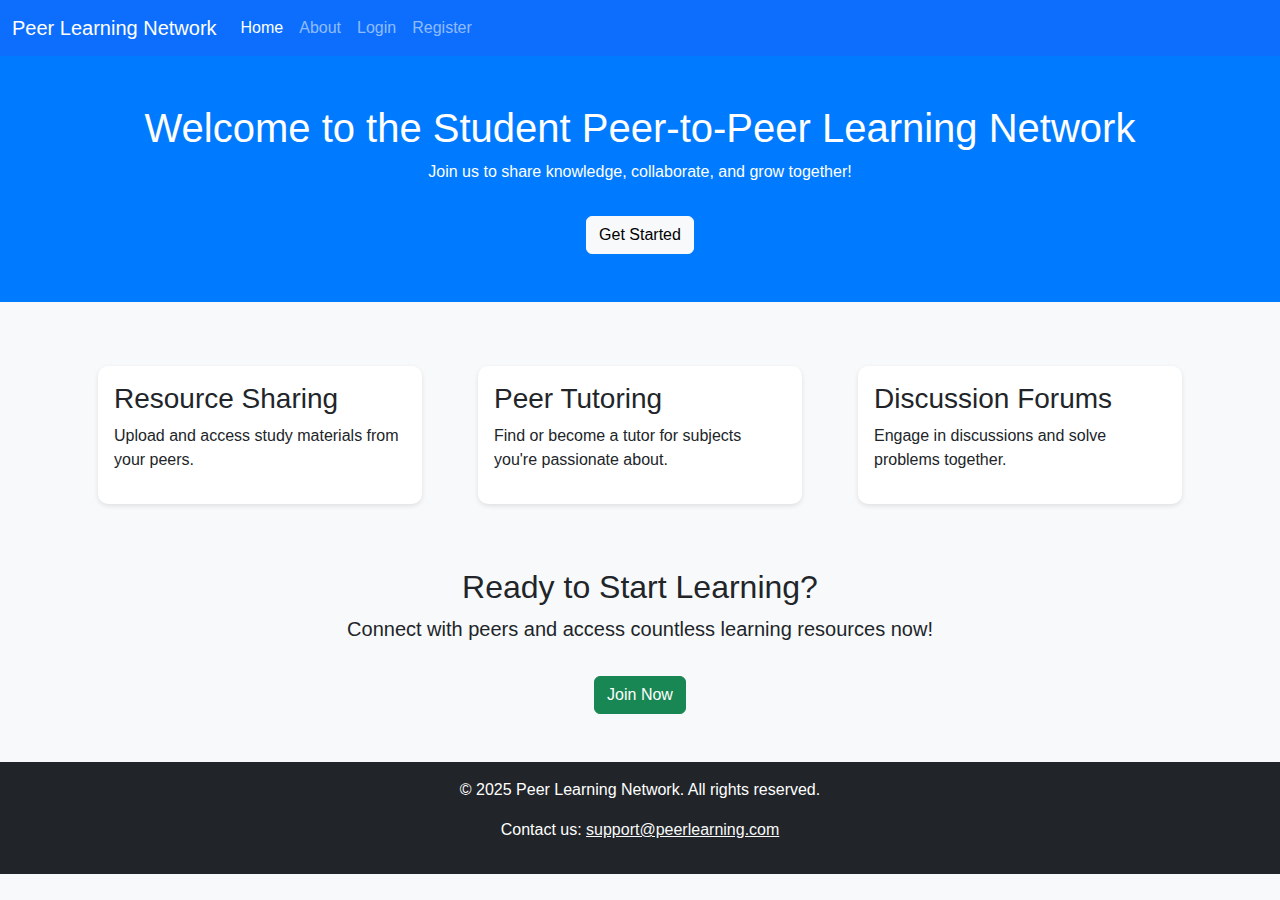
<file: index.html>
<!DOCTYPE html>
<html lang="en">
<head>
  <meta charset="UTF-8">
  <meta name="viewport" content="width=device-width, initial-scale=1.0">
  <title>Student Peer-to-Peer Learning Network</title>
  <link href="https://cdn.jsdelivr.net/npm/bootstrap@5.3.0/dist/css/bootstrap.min.css" rel="stylesheet">
  <style>
    body {
      background-color: #f8f9fa;
      font-family: 'Arial', sans-serif;
    }
    .hero-section {
      background: #007bff;
      color: white;
      padding: 3rem 1rem;
      text-align: center;
    }
    .feature-card {
      margin: 1rem;
      padding: 1rem;
      border-radius: 10px;
      background: white;
      box-shadow: 0 2px 5px rgba(0, 0, 0, 0.1);
    }
  </style>
</head>
<body>
  <!-- Navigation Bar -->
  <nav class="navbar navbar-expand-lg navbar-dark bg-primary">
    <div class="container-fluid">
      <a class="navbar-brand" href="#">Peer Learning Network</a>
      <button class="navbar-toggler" type="button" data-bs-toggle="collapse" data-bs-target="#navbarNav">
        <span class="navbar-toggler-icon"></span>
      </button>
      <div class="collapse navbar-collapse" id="navbarNav">
        <ul class="navbar-nav">
          <li class="nav-item"><a class="nav-link active" href="#">Home</a></li>
          <li class="nav-item"><a class="nav-link" href="#about">About</a></li>
          <li class="nav-item"><a class="nav-link" href="login.html">Login</a></li>
          <li class="nav-item"><a class="nav-link" href="register.html">Register</a></li>
        </ul>
      </div>
    </div>
  </nav>

  <!-- Hero Section -->
  <section class="hero-section">
    <h1>Welcome to the Student Peer-to-Peer Learning Network</h1>
    <p>Join us to share knowledge, collaborate, and grow together!</p>
    <a href="register.html" class="btn btn-light mt-3">Get Started</a>
  </section>

  <!-- Features Section -->
  <div class="container mt-5">
    <div class="row">
      <div class="col-md-4">
        <div class="feature-card">
          <h3>Resource Sharing</h3>
          <p>Upload and access study materials from your peers.</p>
        </div>
      </div>
      <div class="col-md-4">
        <div class="feature-card">
          <h3>Peer Tutoring</h3>
          <p>Find or become a tutor for subjects you're passionate about.</p>
        </div>
      </div>
      <div class="col-md-4">
        <div class="feature-card">
          <h3>Discussion Forums</h3>
          <p>Engage in discussions and solve problems together.</p>
        </div>
      </div>
    </div>
  </div>

  <!-- Call to Action Section -->
  <div class="container text-center mt-5">
    <h2>Ready to Start Learning?</h2>
    <p class="lead">Connect with peers and access countless learning resources now!</p>
    <a href="register.html" class="btn btn-success mt-3">Join Now</a>
  </div>

  <!-- Footer -->
  <footer class="bg-dark text-white text-center py-3 mt-5">
    <p>&copy; 2025 Peer Learning Network. All rights reserved.</p>
    <p>Contact us: <a href="mailto:support@peerlearning.com" class="text-light">support@peerlearning.com</a></p>
  </footer>

  <script src="https://cdn.jsdelivr.net/npm/bootstrap@5.3.0/dist/js/bootstrap.bundle.min.js"></script>
</body>
</html>
</file>
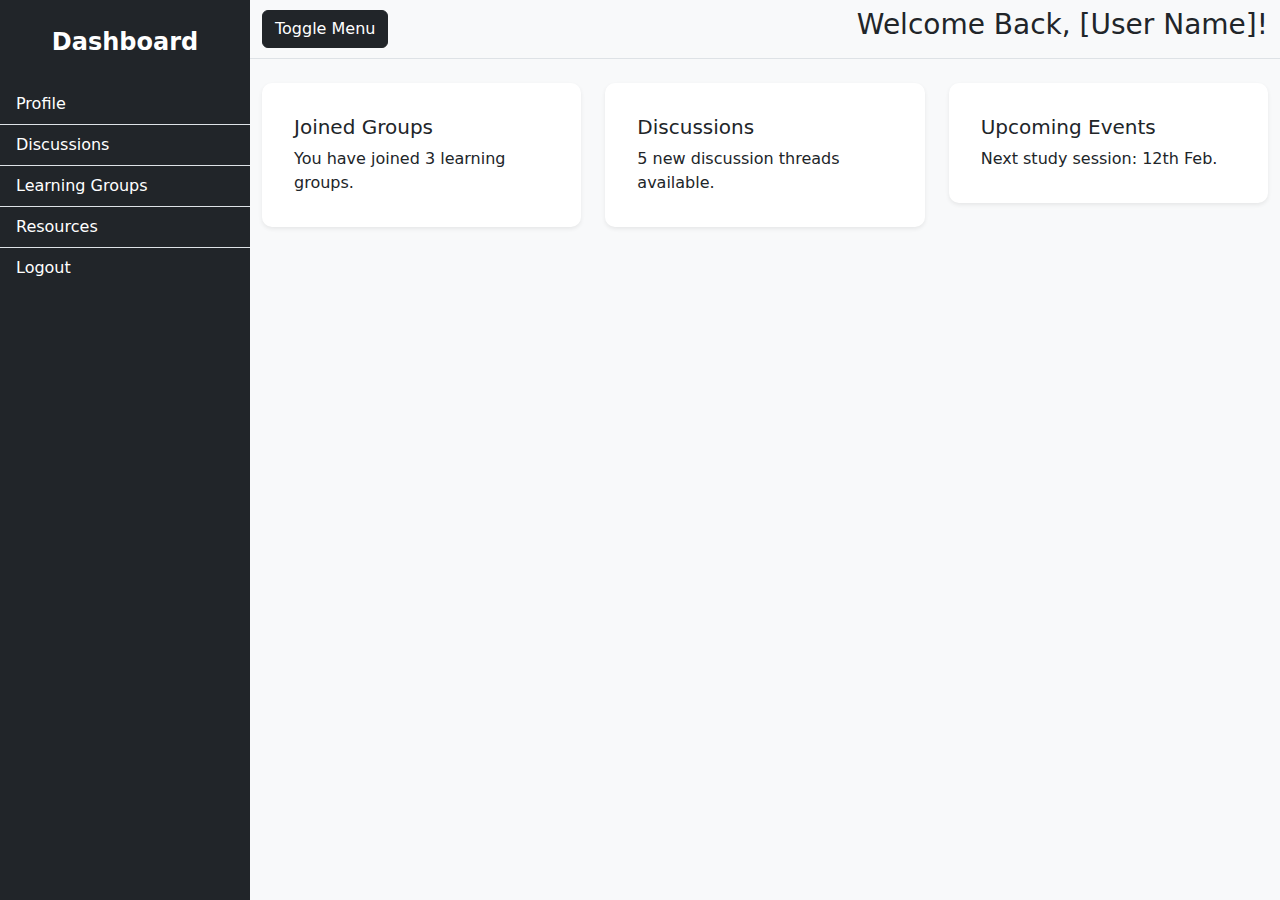
<file: dashboard.html>
<!DOCTYPE html>
<html lang="en">
<head>
  <meta charset="UTF-8">
  <meta name="viewport" content="width=device-width, initial-scale=1.0">
  <title>Dashboard - Student Peer-to-Peer Learning Network</title>
  <link href="https://cdn.jsdelivr.net/npm/bootstrap@5.3.0/dist/css/bootstrap.min.css" rel="stylesheet">
  <link rel="stylesheet" href="./styles/dashboard.css">
</head>
<body>
  <div class="d-flex" id="wrapper">
    <!-- Sidebar -->
    <div class="bg-dark text-white" id="sidebar-wrapper">
      <div class="sidebar-heading text-center py-4 fs-4 fw-bold">Dashboard</div>
      <div class="list-group list-group-flush">
        <a href="#" class="list-group-item list-group-item-action bg-dark text-white">Profile</a>
        <a href="#" class="list-group-item list-group-item-action bg-dark text-white">Discussions</a>
        <a href="#" class="list-group-item list-group-item-action bg-dark text-white">Learning Groups</a>
        <a href="#" class="list-group-item list-group-item-action bg-dark text-white">Resources</a>
        <a href="#" class="list-group-item list-group-item-action bg-dark text-white">Logout</a>
      </div>
    </div>

    <!-- Page Content -->
    <div id="page-content-wrapper" class="w-100">
      <nav class="navbar navbar-expand-lg navbar-light bg-light border-bottom">
        <div class="container-fluid">
          <button class="btn btn-dark" id="menu-toggle">Toggle Menu</button>
          <h3 class="ms-3">Welcome Back, [User Name]!</h3>
        </div>
      </nav>

      <div class="container-fluid mt-4">
        <div class="row">
          <!-- Activity Cards -->
          <div class="col-md-4 mb-4">
            <div class="card border-0 shadow-sm">
              <div class="card-body">
                <h5 class="card-title">Joined Groups</h5>
                <p class="card-text">You have joined 3 learning groups.</p>
              </div>
            </div>
          </div>
          <div class="col-md-4 mb-4">
            <div class="card border-0 shadow-sm">
              <div class="card-body">
                <h5 class="card-title">Discussions</h5>
                <p class="card-text">5 new discussion threads available.</p>
              </div>
            </div>
          </div>
          <div class="col-md-4 mb-4">
            <div class="card border-0 shadow-sm">
              <div class="card-body">
                <h5 class="card-title">Upcoming Events</h5>
                <p class="card-text">Next study session: 12th Feb.</p>
              </div>
            </div>
          </div>
        </div>
      </div>
    </div>
  </div>

  <script src="https://cdn.jsdelivr.net/npm/bootstrap@5.3.0/dist/js/bootstrap.bundle.min.js"></script>
  <script>
    // Menu toggle for sidebar
    const toggleButton = document.getElementById('menu-toggle');
    const wrapper = document.getElementById('wrapper');

    toggleButton.addEventListener('click', () => {
      wrapper.classList.toggle('toggled');
    });
  </script>
</body>
</html>
</file>
<file: styles/dashboard.css>
/* styles/dashboard.css */
body {
    min-height: 100vh;
    background-color: #f8f9fa;
    display: flex;
  }
  
  #wrapper {
    display: flex;
    width: 100%;
  }
  
  #sidebar-wrapper {
    min-width: 250px;
    max-width: 250px;
    background: #343a40;
    color: white;
    height: 100vh;
  }
  
  #page-content-wrapper {
    width: 100%;
  }
  
  .card {
    border-radius: 10px;
    padding: 1rem;
    background: white;
  }
  
  @media (max-width: 768px) {
    #sidebar-wrapper {
      display: none;
    }
  
    #wrapper.toggled #sidebar-wrapper {
      display: block;
      position: absolute;
      z-index: 1000;
    }
  }
  /* Dashboard specific styles */
.dashboard-card {
    transition: all 0.3s ease;
    height: 100%;
}

.dashboard-card:hover {
    transform: translateY(-5px);
    box-shadow: 0 10px 20px rgba(0,0,0,0.1);
}

.stat-icon {
    width: 50px;
    height: 50px;
    display: flex;
    align-items: center;
    justify-content: center;
    border-radius: 50%;
}

.activity-item {
    border-left: 3px solid #4e73df;
    padding-left: 15px;
    margin-bottom: 15px;
}

@media (max-width: 768px) {
    .dashboard-card {
        margin-bottom: 20px;
    }
}
</file>
